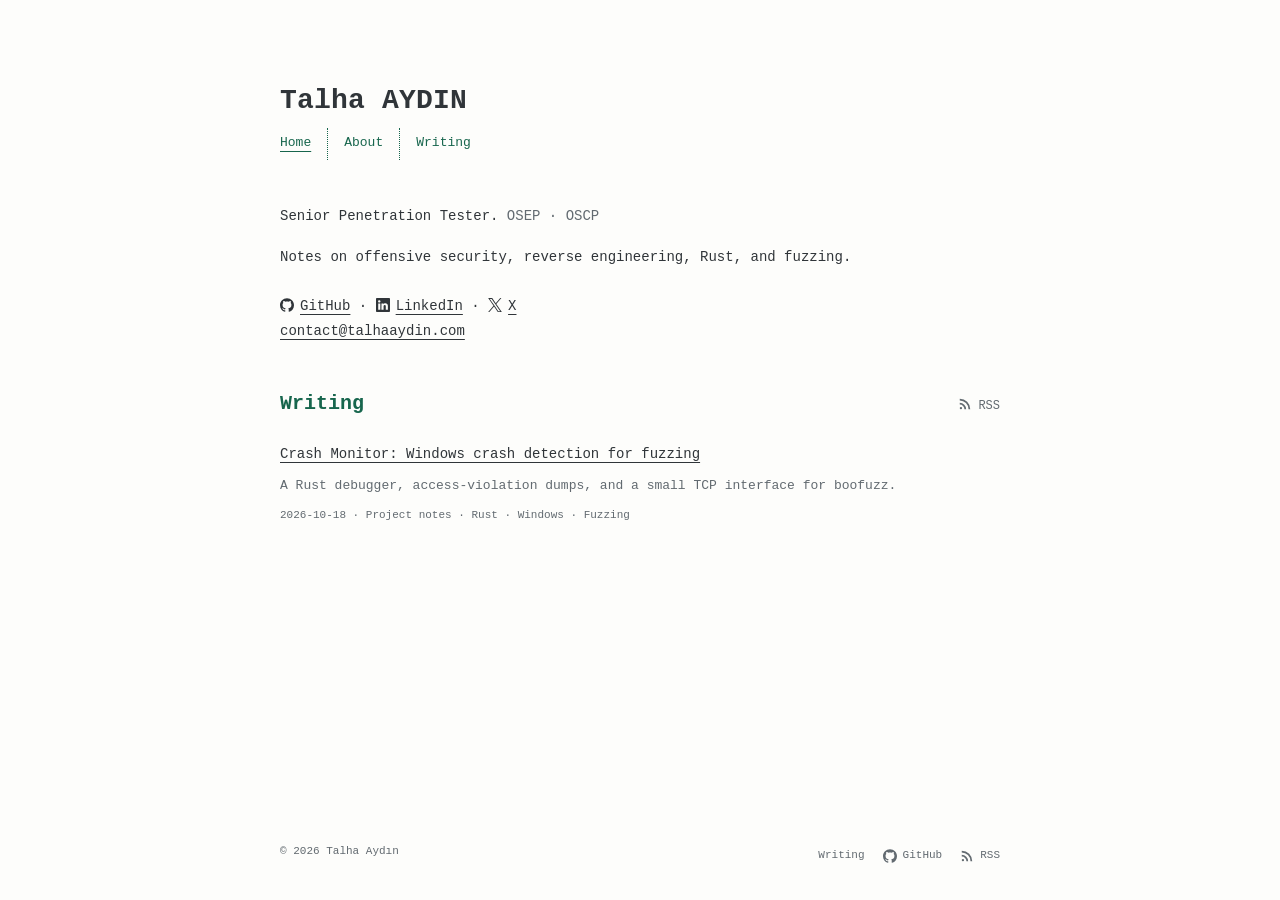
<file: index.html>
<!doctype html>
<!--
  Static personal blog, served directly by GitHub Pages.
  Local preview from the directory containing this file:
    python3 -m http.server 8765 --bind 127.0.0.1
  For another article: add writing/<slug>/index.html and link it from this
  page, archives/index.html, feed.xml, and sitemap.xml. Give it a unique
  title, description, canonical URL, and BlogPosting metadata. Keep
  publication dates consistent across the page, metadata, and RSS.
-->
<html lang="en">
<head>
  <meta charset="utf-8">
  <meta name="viewport" content="width=device-width, initial-scale=1">
  <meta name="color-scheme" content="light">
  <title>Talha Aydın — Offensive Security &amp; Technical Writing</title>
  <meta name="description" content="Talha Aydın, Senior Penetration Tester. Technical writing on offensive security, reverse engineering, Rust, and fuzzing. OSEP and OSCP certified.">
  <link rel="canonical" href="https://talhaaydin.com/">
  <link rel="stylesheet" href="/assets/style.css?v=710e64460fd1">
  <link rel="icon" href="/images/favicon.ico?v=glider">
  <link rel="apple-touch-icon" sizes="180x180" href="/images/apple-touch-icon.png?v=glider">
  <link rel="alternate" type="application/rss+xml" title="Talha Aydın — Writing" href="/feed.xml">
  <meta property="og:type" content="website">
  <meta property="og:title" content="Talha Aydın — Offensive Security &amp; Technical Writing">
  <meta property="og:description" content="Personal notes on offensive security, reverse engineering, Rust, and fuzzing.">
  <meta property="og:url" content="https://talhaaydin.com/">
  <meta property="og:site_name" content="Talha Aydın">
  <meta property="og:locale" content="en_US">
  <meta name="twitter:card" content="summary">
  <meta name="twitter:creator" content="@atalhaaydin">
  <meta name="twitter:title" content="Talha Aydın — Offensive Security &amp; Technical Writing">
  <meta name="twitter:description" content="Personal notes on offensive security, reverse engineering, Rust, and fuzzing.">
  <script type="application/ld+json">
  {"@context":"https://schema.org","@graph":[{"@type":"Person","@id":"https://talhaaydin.com/#person","name":"Talha Aydın","url":"https://talhaaydin.com/","jobTitle":"Senior Penetration Tester","sameAs":["https://github.com/talha","https://www.linkedin.com/in/atalhaaydin/","https://twitter.com/atalhaaydin"]},{"@type":"WebSite","@id":"https://talhaaydin.com/#website","url":"https://talhaaydin.com/","name":"Talha Aydın","inLanguage":"en","author":{"@id":"https://talhaaydin.com/#person"}},{"@type":"Blog","@id":"https://talhaaydin.com/archives/#blog","url":"https://talhaaydin.com/archives/","name":"Talha Aydın — Writing","inLanguage":"en","author":{"@id":"https://talhaaydin.com/#person"},"blogPost":[{"@type":"BlogPosting","@id":"https://talhaaydin.com/writing/crash-monitor/#article","url":"https://talhaaydin.com/writing/crash-monitor/","headline":"Crash Monitor: Windows crash detection for fuzzing","datePublished":"2026-10-18T19:27:40Z"}]}]}
  </script>
</head>
<body>
  <!-- Page and RSS links use target="_blank" with noopener; preserve me/author relations.
       Keep fragment-only and mailto links in place when adding content. -->
  <a class="skip" href="#main">Skip to content</a>
  <div class="site-shell">
    <header class="site-header">
      <h1 class="site-name"><a href="/" target="_blank" rel="noopener">Talha AYDIN</a></h1>
      <nav class="site-nav" aria-label="Main navigation"><a href="/" aria-current="page" target="_blank" rel="noopener">Home</a><a href="/about/" target="_blank" rel="noopener">About</a><a href="/archives/" target="_blank" rel="noopener">Writing</a></nav>
    </header>
    <main id="main">
      <section class="introduction" aria-label="About Talha">
        <p>Senior Penetration Tester. <span class="certificates">OSEP · OSCP</span></p>
        <p>Notes on offensive security, reverse engineering, Rust, and fuzzing.</p>
        <p class="social-links"><a href="https://github.com/talha" rel="me noopener" target="_blank">GitHub</a> · <a href="https://www.linkedin.com/in/atalhaaydin/" rel="me noopener" target="_blank">LinkedIn</a> · <a href="https://twitter.com/atalhaaydin" rel="me noopener" target="_blank">X</a><br><!--email_off--><a href="mailto:contact@talhaaydin.com">contact@talhaaydin.com</a><!--/email_off--></p>
      </section>
      <section class="writing-section" aria-labelledby="writing-title">
        <div class="section-heading"><h2 id="writing-title"><a href="/archives/" target="_blank" rel="noopener">Writing</a></h2><a class="quiet-link" href="/feed.xml" target="_blank" rel="noopener">RSS</a></div>
        <ul class="post-list">
          <li><article><h3><a href="/writing/crash-monitor/" target="_blank" rel="noopener">Crash Monitor: Windows crash detection for fuzzing</a></h3><p class="post-summary">A Rust debugger, access-violation dumps, and a small TCP interface for boofuzz.</p><p class="post-meta"><time datetime="2026-10-18T19:27:40Z">2026-10-18</time> · Project notes · Rust · Windows · Fuzzing</p></article></li>
        </ul>
      </section>
    </main>
    <footer class="site-footer"><span>© 2026 Talha Aydın</span><nav aria-label="Footer navigation"><a href="/archives/" target="_blank" rel="noopener">Writing</a><a href="https://github.com/talha" target="_blank" rel="noopener">GitHub</a><a href="/feed.xml" target="_blank" rel="noopener">RSS</a></nav></footer>
  </div>
</body>
</html>
</file>
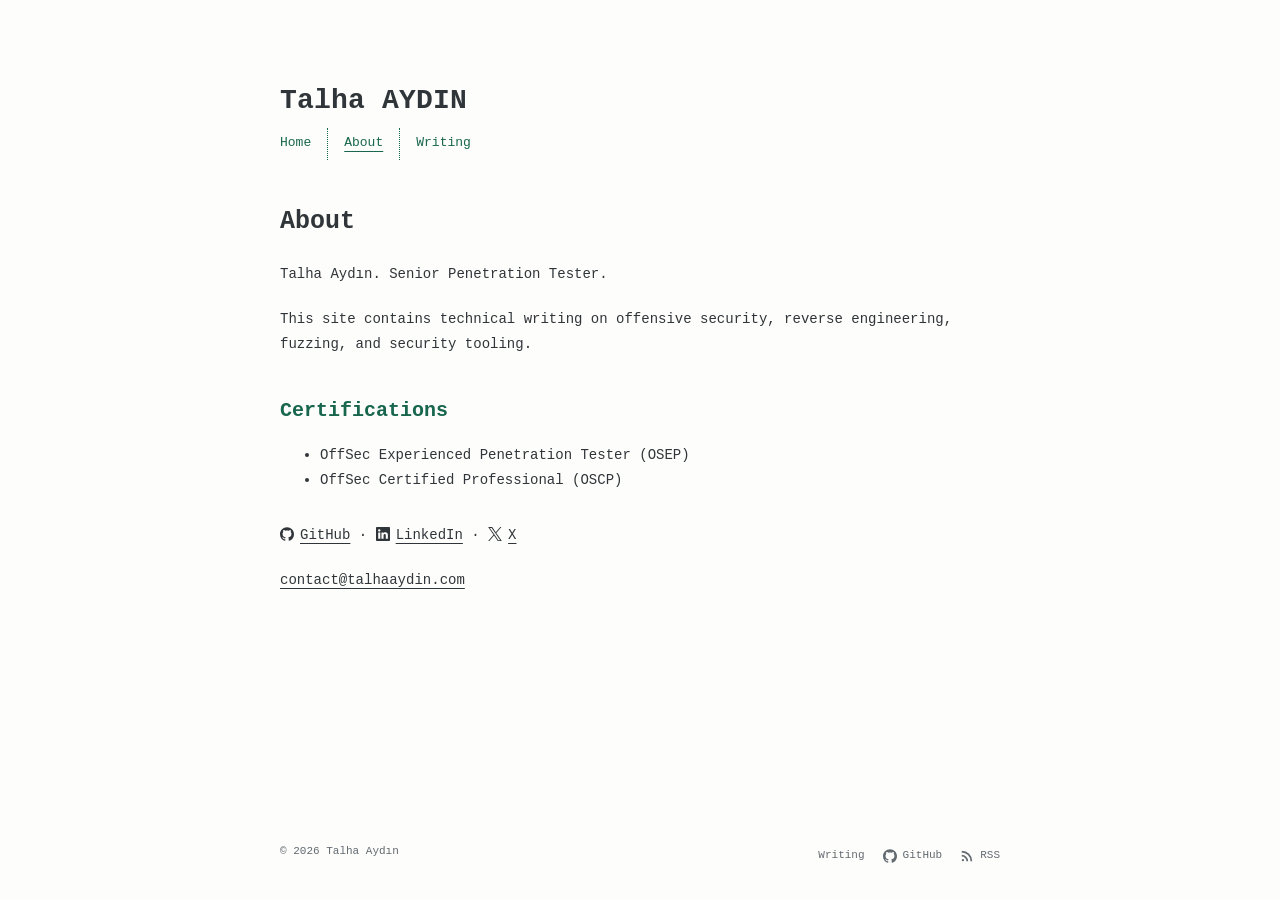
<file: about/index.html>
<!doctype html>
<html lang="en">
<head>
  <meta charset="utf-8">
  <meta name="viewport" content="width=device-width, initial-scale=1">
  <meta name="color-scheme" content="light">
  <title>About — Talha Aydın</title>
  <meta name="description" content="Talha Aydın, Senior Penetration Tester. OSEP and OSCP certified. Links to GitHub, LinkedIn, and email.">
  <link rel="canonical" href="https://talhaaydin.com/about/">
  <link rel="stylesheet" href="/assets/style.css?v=710e64460fd1">
  <link rel="icon" href="/images/favicon.ico?v=glider">
  <link rel="apple-touch-icon" sizes="180x180" href="/images/apple-touch-icon.png?v=glider">
  <link rel="alternate" type="application/rss+xml" title="Talha Aydın — Writing" href="/feed.xml">
  <meta property="og:type" content="profile">
  <meta property="og:title" content="About — Talha Aydın">
  <meta property="og:description" content="Senior Penetration Tester. OSEP and OSCP certified. GitHub, LinkedIn, and contact links.">
  <meta property="og:url" content="https://talhaaydin.com/about/">
  <meta property="og:site_name" content="Talha Aydın">
  <meta property="og:locale" content="en_US">
  <meta name="twitter:card" content="summary">
  <meta name="twitter:creator" content="@atalhaaydin">
  <meta name="twitter:title" content="About — Talha Aydın">
  <meta name="twitter:description" content="Senior Penetration Tester. OSEP and OSCP certified. GitHub, LinkedIn, and contact links.">
  <script type="application/ld+json">
  {"@context":"https://schema.org","@type":"ProfilePage","url":"https://talhaaydin.com/about/","name":"About Talha Aydın","mainEntity":{"@type":"Person","@id":"https://talhaaydin.com/#person","name":"Talha Aydın","url":"https://talhaaydin.com/","jobTitle":"Senior Penetration Tester","sameAs":["https://github.com/talha","https://www.linkedin.com/in/atalhaaydin/","https://twitter.com/atalhaaydin"]}}
  </script>
</head>
<body>
  <a class="skip" href="#main">Skip to content</a>
  <div class="site-shell">
    <header class="site-header"><div class="site-name"><a href="/" target="_blank" rel="noopener">Talha AYDIN</a></div><nav class="site-nav" aria-label="Main navigation"><a href="/" target="_blank" rel="noopener">Home</a><a href="/about/" aria-current="page" target="_blank" rel="noopener">About</a><a href="/archives/" target="_blank" rel="noopener">Writing</a></nav></header>
    <main id="main">
      <h1 class="page-title">About</h1>
      <p>Talha Aydın. Senior Penetration Tester.</p>
      <p>This site contains technical writing on offensive security, reverse engineering, fuzzing, and security tooling.</p>
      <h2>Certifications</h2>
      <ul><li>OffSec Experienced Penetration Tester (OSEP)</li><li>OffSec Certified Professional (OSCP)</li></ul>
      <div class="about-contact"><p><a href="https://github.com/talha" rel="me noopener" target="_blank">GitHub</a> · <a href="https://www.linkedin.com/in/atalhaaydin/" rel="me noopener" target="_blank">LinkedIn</a> · <a href="https://twitter.com/atalhaaydin" rel="me noopener" target="_blank">X</a></p><p><!--email_off--><a href="mailto:contact@talhaaydin.com">contact@talhaaydin.com</a><!--/email_off--></p></div>
    </main>
    <footer class="site-footer"><span>© 2026 Talha Aydın</span><nav aria-label="Footer navigation"><a href="/archives/" target="_blank" rel="noopener">Writing</a><a href="https://github.com/talha" target="_blank" rel="noopener">GitHub</a><a href="/feed.xml" target="_blank" rel="noopener">RSS</a></nav></footer>
  </div>
</body>
</html>
</file>
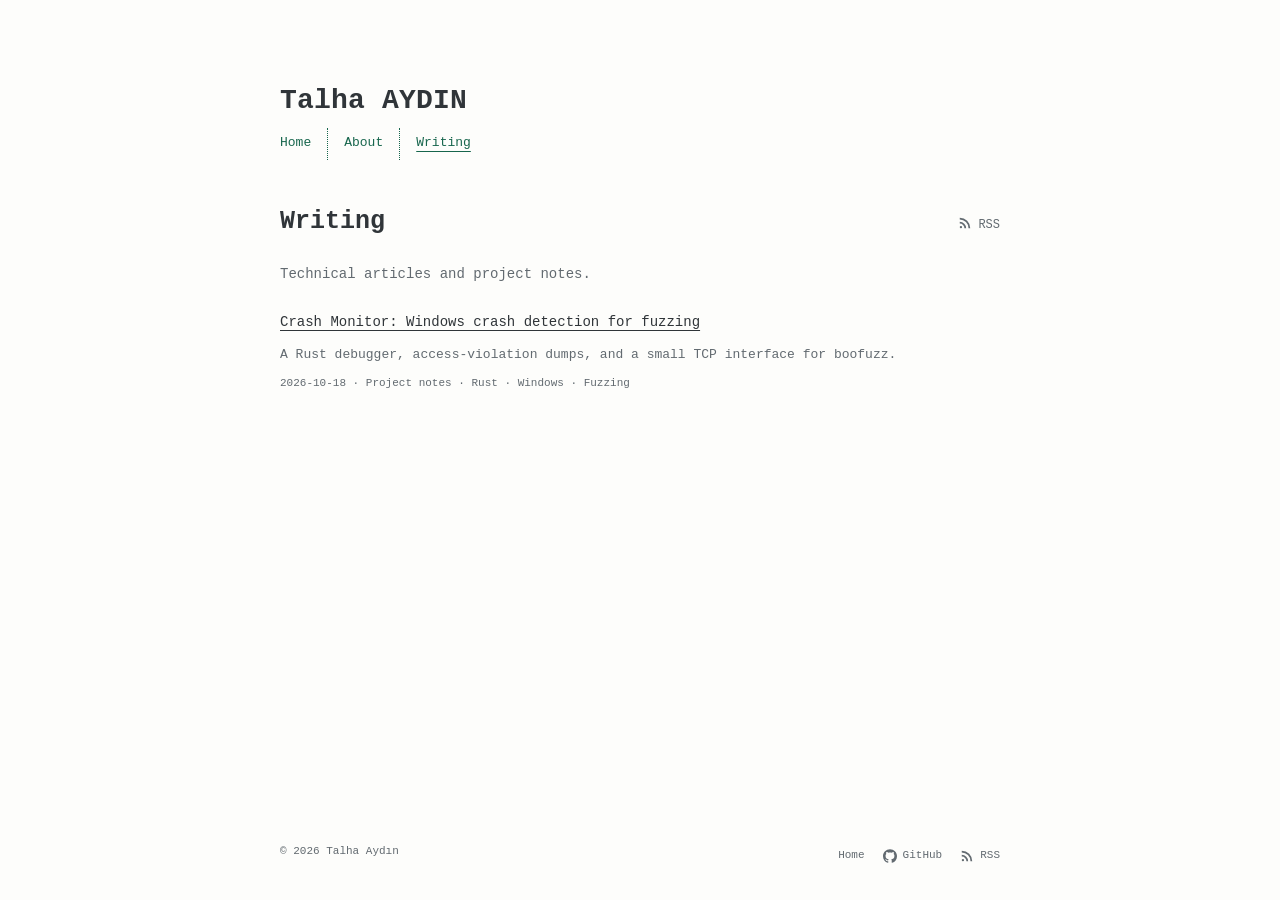
<file: archives/index.html>
<!doctype html>
<html lang="en">
<head>
  <meta charset="utf-8">
  <meta name="viewport" content="width=device-width, initial-scale=1">
  <meta name="color-scheme" content="light">
  <title>Writing — Talha Aydın</title>
  <meta name="description" content="Technical articles and project notes by Talha Aydın on offensive security, reverse engineering, Rust, Windows debugging, and fuzzing.">
  <link rel="canonical" href="https://talhaaydin.com/archives/">
  <link rel="stylesheet" href="/assets/style.css?v=710e64460fd1">
  <link rel="icon" href="/images/favicon.ico?v=glider">
  <link rel="apple-touch-icon" sizes="180x180" href="/images/apple-touch-icon.png?v=glider">
  <link rel="alternate" type="application/rss+xml" title="Talha Aydın — Writing" href="/feed.xml">
  <meta property="og:type" content="website">
  <meta property="og:title" content="Writing — Talha Aydın">
  <meta property="og:description" content="Technical articles and project notes on offensive security, reverse engineering, Rust, and fuzzing.">
  <meta property="og:url" content="https://talhaaydin.com/archives/">
  <meta property="og:site_name" content="Talha Aydın">
  <meta property="og:locale" content="en_US">
  <meta name="twitter:card" content="summary">
  <meta name="twitter:creator" content="@atalhaaydin">
  <meta name="twitter:title" content="Writing — Talha Aydın">
  <meta name="twitter:description" content="Technical articles and project notes on offensive security, reverse engineering, Rust, and fuzzing.">
  <script type="application/ld+json">
  {"@context":"https://schema.org","@type":"Blog","@id":"https://talhaaydin.com/archives/#blog","url":"https://talhaaydin.com/archives/","name":"Talha Aydın — Writing","inLanguage":"en","author":{"@type":"Person","@id":"https://talhaaydin.com/#person","name":"Talha Aydın","url":"https://talhaaydin.com/"},"blogPost":[{"@type":"BlogPosting","@id":"https://talhaaydin.com/writing/crash-monitor/#article","url":"https://talhaaydin.com/writing/crash-monitor/","headline":"Crash Monitor: Windows crash detection for fuzzing","datePublished":"2026-10-18T19:27:40Z"}]}
  </script>
</head>
<body>
  <a class="skip" href="#main">Skip to content</a>
  <div class="site-shell">
    <header class="site-header"><div class="site-name"><a href="/" target="_blank" rel="noopener">Talha AYDIN</a></div><nav class="site-nav" aria-label="Main navigation"><a href="/" target="_blank" rel="noopener">Home</a><a href="/about/" target="_blank" rel="noopener">About</a><a href="/archives/" aria-current="page" target="_blank" rel="noopener">Writing</a></nav></header>
    <main id="main">
      <div class="section-heading"><h1 class="page-title">Writing</h1><a class="quiet-link" href="/feed.xml" target="_blank" rel="noopener">RSS</a></div>
      <p class="page-intro">Technical articles and project notes.</p>
      <ul class="post-list"><li><article><h2><a href="/writing/crash-monitor/" target="_blank" rel="noopener">Crash Monitor: Windows crash detection for fuzzing</a></h2><p class="post-summary">A Rust debugger, access-violation dumps, and a small TCP interface for boofuzz.</p><p class="post-meta"><time datetime="2026-10-18T19:27:40Z">2026-10-18</time> · Project notes · Rust · Windows · Fuzzing</p></article></li></ul>
    </main>
    <footer class="site-footer"><span>© 2026 Talha Aydın</span><nav aria-label="Footer navigation"><a href="/" target="_blank" rel="noopener">Home</a><a href="https://github.com/talha" target="_blank" rel="noopener">GitHub</a><a href="/feed.xml" target="_blank" rel="noopener">RSS</a></nav></footer>
  </div>
</body>
</html>
</file>
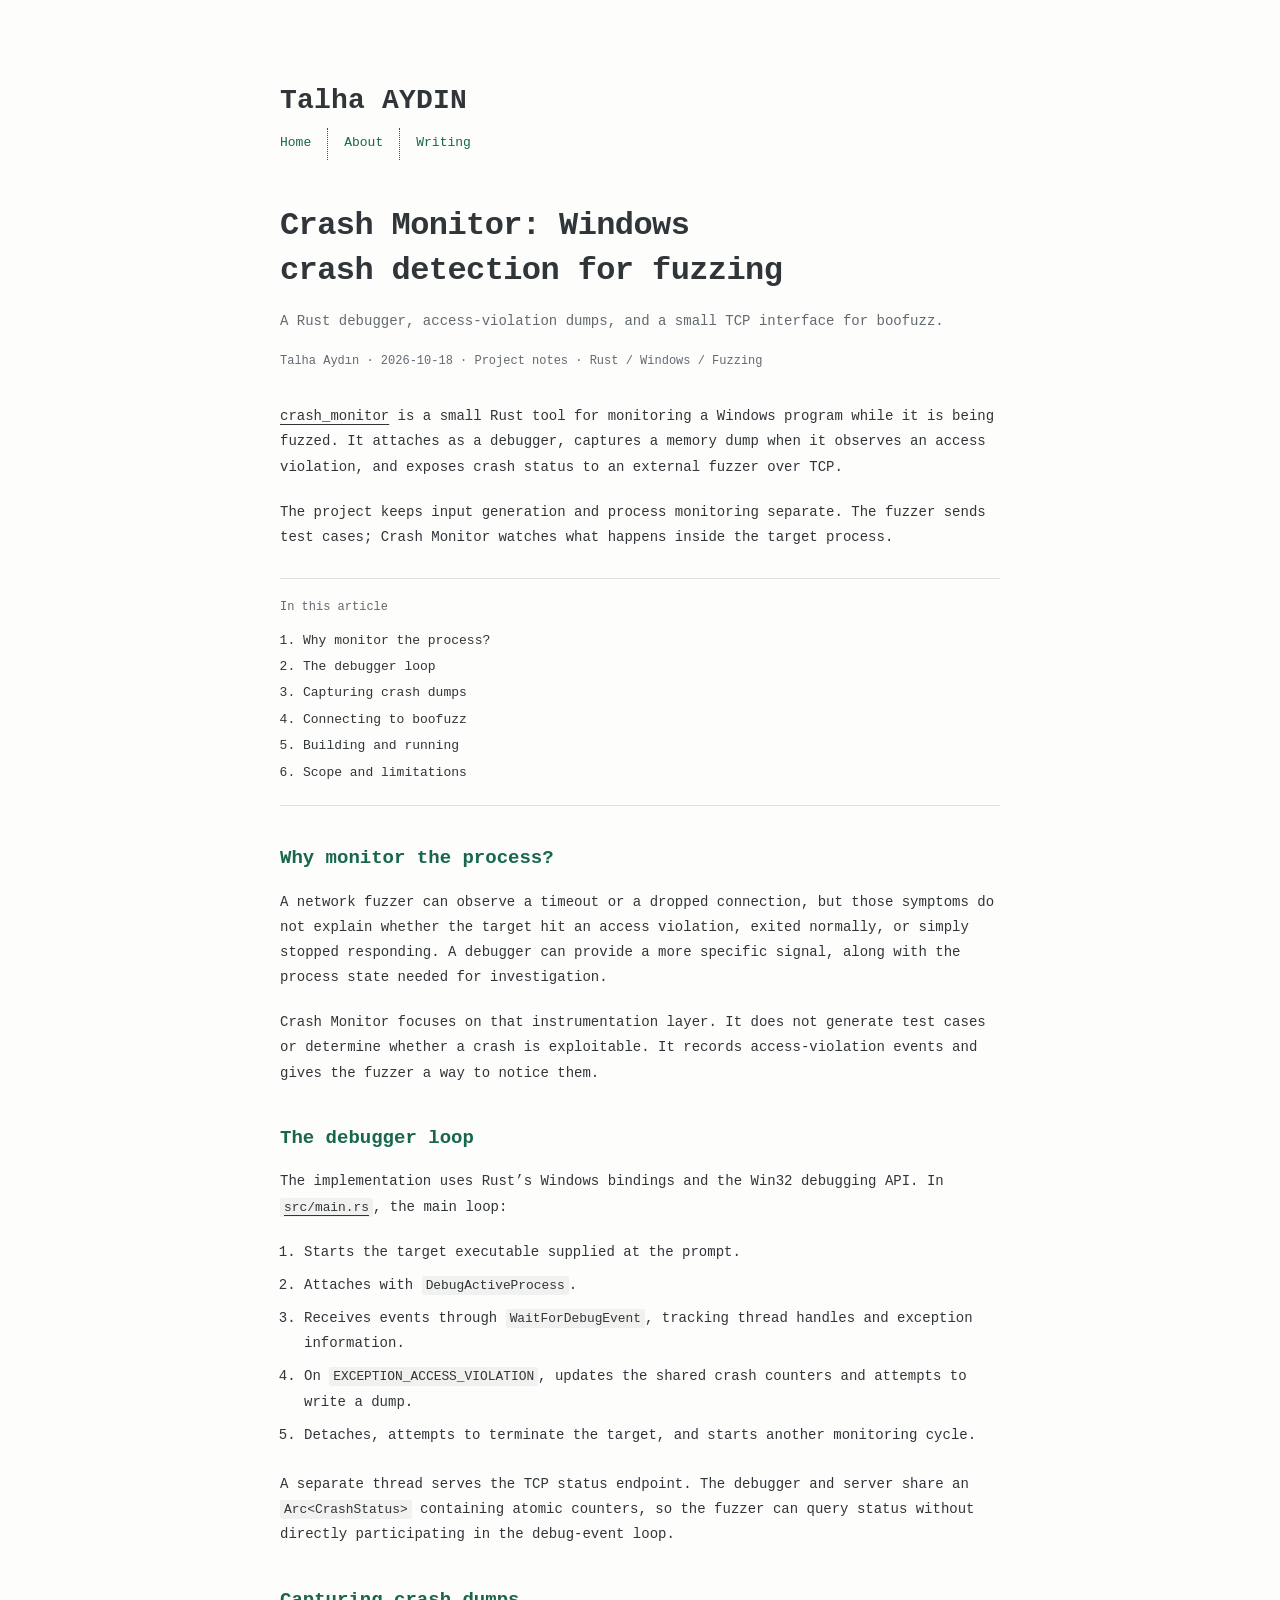
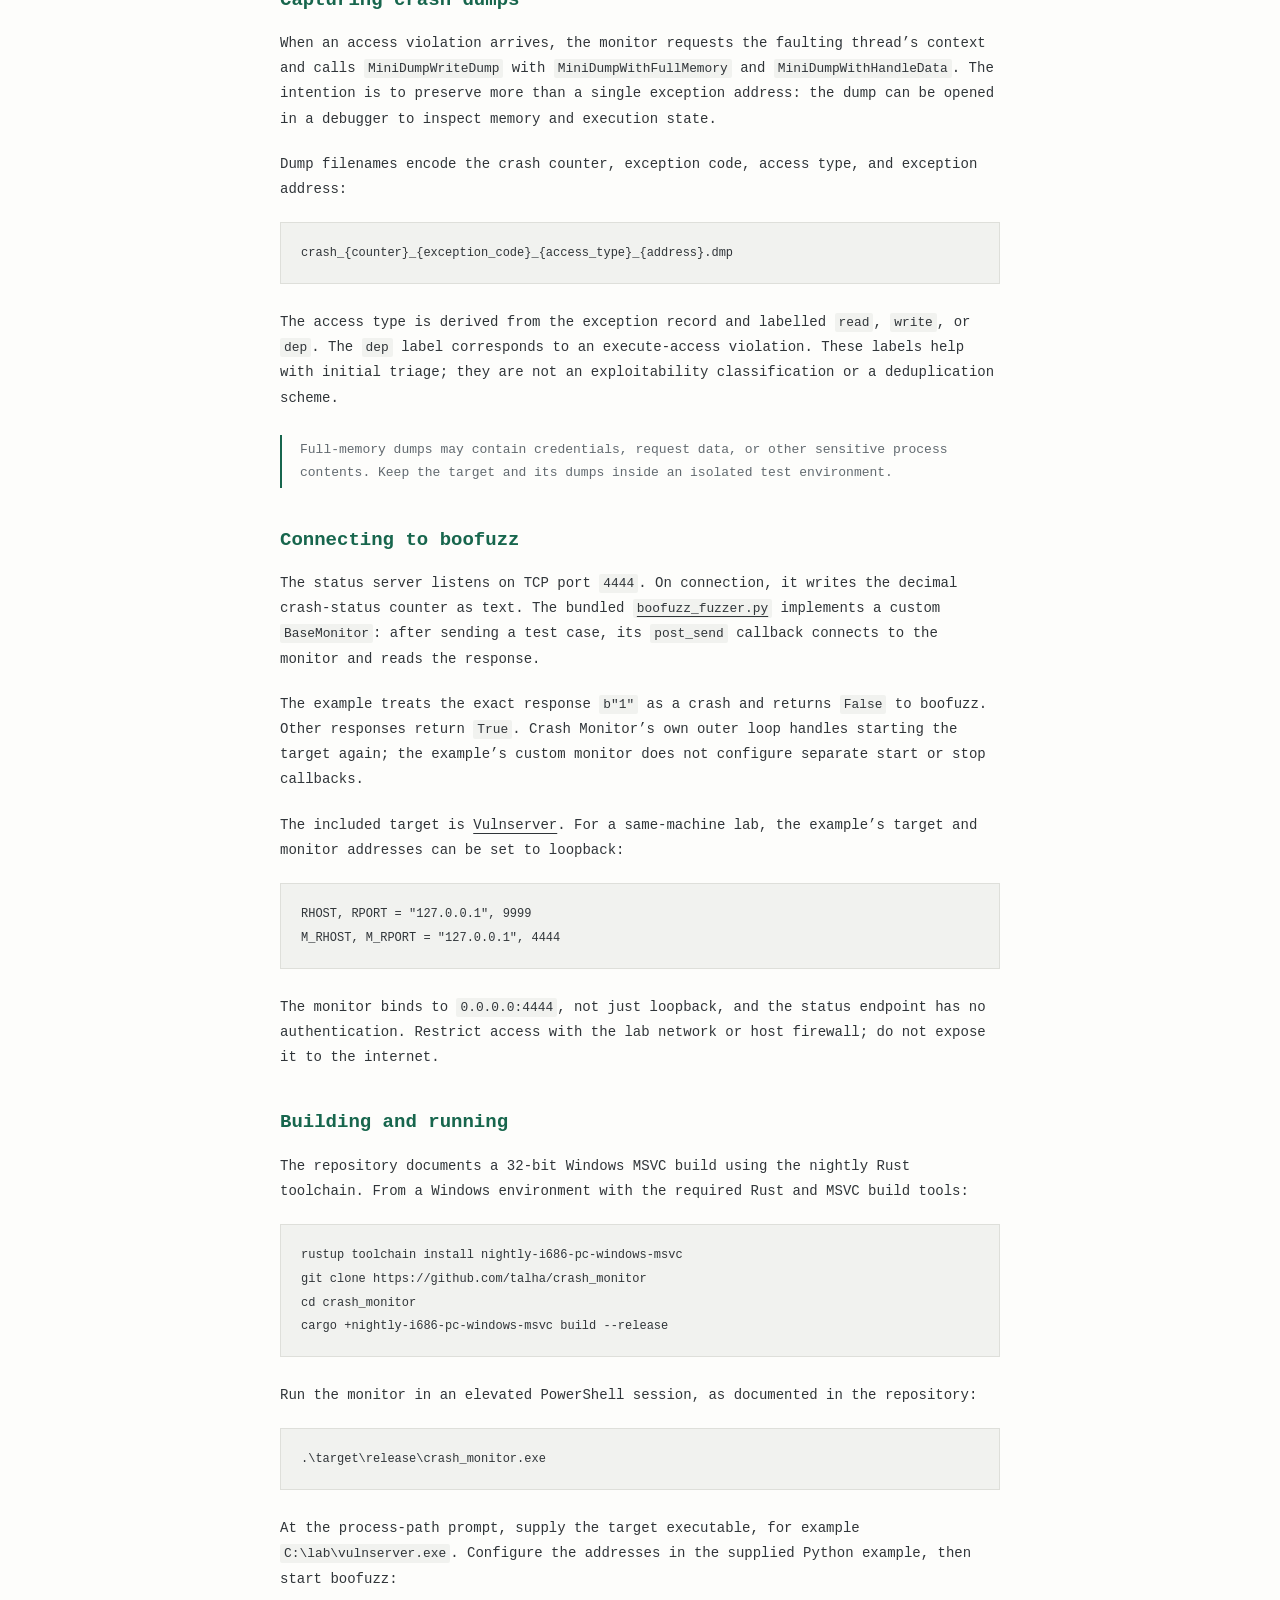
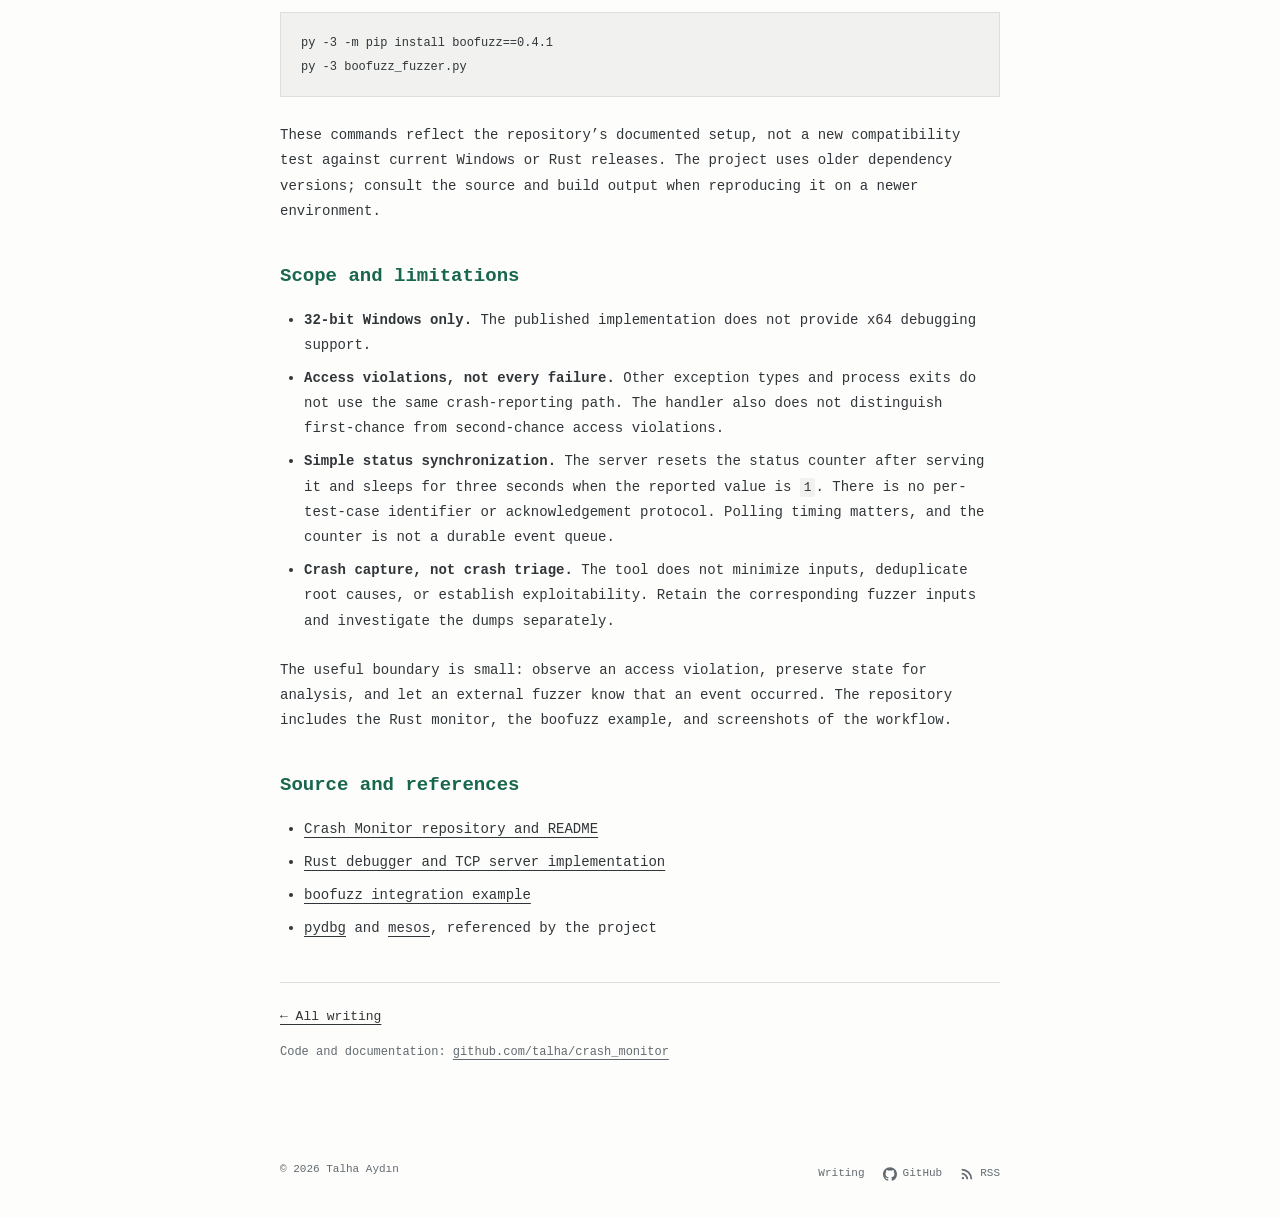
<file: writing/crash-monitor/index.html>
<!doctype html>
<html lang="en">
<head>
  <meta charset="utf-8">
  <meta name="viewport" content="width=device-width, initial-scale=1">
  <meta name="color-scheme" content="light">
  <title>Crash Monitor: Windows Crash Detection for Fuzzing — Talha Aydın</title>
  <meta name="description" content="How crash_monitor uses Rust and the Windows debugging API to capture access-violation dumps, restart 32-bit targets, and report crashes to boofuzz over TCP.">
  <meta name="author" content="Talha Aydın">
  <link rel="canonical" href="https://talhaaydin.com/writing/crash-monitor/">
  <link rel="stylesheet" href="/assets/style.css?v=710e64460fd1">
  <link rel="icon" href="/images/favicon.ico?v=glider">
  <link rel="apple-touch-icon" sizes="180x180" href="/images/apple-touch-icon.png?v=glider">
  <link rel="alternate" type="application/rss+xml" title="Talha Aydın — Writing" href="/feed.xml">
  <meta property="og:type" content="article">
  <meta property="og:title" content="Crash Monitor: Windows crash detection for fuzzing">
  <meta property="og:description" content="A Rust debugger, access-violation dumps, target restarts, and a small TCP interface for boofuzz.">
  <meta property="og:url" content="https://talhaaydin.com/writing/crash-monitor/">
  <meta property="og:site_name" content="Talha Aydın">
  <meta property="og:locale" content="en_US">
  <meta property="article:author" content="https://talhaaydin.com/about/">
  <meta property="article:section" content="Project notes">
  <meta property="article:published_time" content="2026-10-18T19:27:40Z">
  <meta property="article:modified_time" content="2026-10-18T19:27:40Z">
  <meta property="article:tag" content="Rust">
  <meta property="article:tag" content="Windows">
  <meta property="article:tag" content="Fuzzing">
  <meta name="twitter:card" content="summary">
  <meta name="twitter:creator" content="@atalhaaydin">
  <meta name="twitter:title" content="Crash Monitor: Windows crash detection for fuzzing">
  <meta name="twitter:description" content="A Rust debugger, access-violation dumps, target restarts, and a small TCP interface for boofuzz.">
  <script type="application/ld+json">
  {"@context":"https://schema.org","@graph":[{"@type":"Person","@id":"https://talhaaydin.com/#person","name":"Talha Aydın","url":"https://talhaaydin.com/","sameAs":["https://github.com/talha","https://www.linkedin.com/in/atalhaaydin/"]},{"@type":"BlogPosting","@id":"https://talhaaydin.com/writing/crash-monitor/#article","mainEntityOfPage":{"@type":"WebPage","@id":"https://talhaaydin.com/writing/crash-monitor/"},"url":"https://talhaaydin.com/writing/crash-monitor/","headline":"Crash Monitor: Windows crash detection for fuzzing","description":"How crash_monitor uses Rust and the Windows debugging API to capture access-violation dumps, restart 32-bit targets, and report crashes to boofuzz over TCP.","datePublished":"2026-10-18T19:27:40Z","dateModified":"2026-10-18T19:27:40Z","author":{"@id":"https://talhaaydin.com/#person"},"inLanguage":"en","articleSection":"Project notes","keywords":["Rust","Windows debugging","fuzzing","boofuzz","crash dumps"],"isPartOf":{"@id":"https://talhaaydin.com/archives/#blog"},"about":{"@type":"SoftwareSourceCode","name":"crash_monitor","codeRepository":"https://github.com/talha/crash_monitor","programmingLanguage":"Rust","runtimePlatform":"32-bit Windows","license":"https://opensource.org/license/mit"}},{"@type":"BreadcrumbList","itemListElement":[{"@type":"ListItem","position":1,"name":"Home","item":"https://talhaaydin.com/"},{"@type":"ListItem","position":2,"name":"Writing","item":"https://talhaaydin.com/archives/"},{"@type":"ListItem","position":3,"name":"Crash Monitor","item":"https://talhaaydin.com/writing/crash-monitor/"}]}]}
  </script>
</head>
<body>
  <a class="skip" href="#main">Skip to content</a>
  <div class="site-shell">
    <header class="site-header">
      <div class="site-name"><a href="/" target="_blank" rel="noopener">Talha AYDIN</a></div>
      <nav class="site-nav" aria-label="Main navigation"><a href="/" target="_blank" rel="noopener">Home</a><a href="/about/" target="_blank" rel="noopener">About</a><a href="/archives/" target="_blank" rel="noopener">Writing</a></nav>
    </header>
    <main id="main">
      <article aria-labelledby="article-title">
        <header class="article-header">
          <h1 class="article-title" id="article-title">Crash Monitor: Windows crash detection for fuzzing</h1>
          <p class="article-subtitle">A Rust debugger, access-violation dumps, and a small TCP interface for boofuzz.</p>
          <p class="byline"><a href="/about/" rel="author noopener" target="_blank">Talha Aydın</a> · <time datetime="2026-10-18T19:27:40Z">2026-10-18</time> · Project notes · Rust / Windows / Fuzzing</p>
        </header>
        <div class="article-body">
          <p><a href="https://github.com/talha/crash_monitor" target="_blank" rel="noopener">crash_monitor</a> is a small Rust tool for monitoring a Windows program while it is being fuzzed. It attaches as a debugger, captures a memory dump when it observes an access violation, and exposes crash status to an external fuzzer over TCP.</p>
          <p>The project keeps input generation and process monitoring separate. The fuzzer sends test cases; Crash Monitor watches what happens inside the target process.</p>
          <nav class="toc" aria-label="Article contents"><p>In this article</p><ol><li><a href="#why-monitor">Why monitor the process?</a></li><li><a href="#debugger-loop">The debugger loop</a></li><li><a href="#crash-dumps">Capturing crash dumps</a></li><li><a href="#boofuzz">Connecting to boofuzz</a></li><li><a href="#running">Building and running</a></li><li><a href="#limitations">Scope and limitations</a></li></ol></nav>
          <h2 id="why-monitor">Why monitor the process?</h2>
          <p>A network fuzzer can observe a timeout or a dropped connection, but those symptoms do not explain whether the target hit an access violation, exited normally, or simply stopped responding. A debugger can provide a more specific signal, along with the process state needed for investigation.</p>
          <p>Crash Monitor focuses on that instrumentation layer. It does not generate test cases or determine whether a crash is exploitable. It records access-violation events and gives the fuzzer a way to notice them.</p>
          <h2 id="debugger-loop">The debugger loop</h2>
          <p>The implementation uses Rust’s Windows bindings and the Win32 debugging API. In <a href="https://github.com/talha/crash_monitor/blob/master/src/main.rs" target="_blank" rel="noopener"><code>src/main.rs</code></a>, the main loop:</p>
          <ol><li>Starts the target executable supplied at the prompt.</li><li>Attaches with <code>DebugActiveProcess</code>.</li><li>Receives events through <code>WaitForDebugEvent</code>, tracking thread handles and exception information.</li><li>On <code>EXCEPTION_ACCESS_VIOLATION</code>, updates the shared crash counters and attempts to write a dump.</li><li>Detaches, attempts to terminate the target, and starts another monitoring cycle.</li></ol>
          <p>A separate thread serves the TCP status endpoint. The debugger and server share an <code>Arc&lt;CrashStatus&gt;</code> containing atomic counters, so the fuzzer can query status without directly participating in the debug-event loop.</p>
          <h2 id="crash-dumps">Capturing crash dumps</h2>
          <p>When an access violation arrives, the monitor requests the faulting thread’s context and calls <code>MiniDumpWriteDump</code> with <code>MiniDumpWithFullMemory</code> and <code>MiniDumpWithHandleData</code>. The intention is to preserve more than a single exception address: the dump can be opened in a debugger to inspect memory and execution state.</p>
          <p>Dump filenames encode the crash counter, exception code, access type, and exception address:</p>
          <pre tabindex="0" aria-label="Crash dump filename format"><code>crash_{counter}_{exception_code}_{access_type}_{address}.dmp</code></pre>
          <p>The access type is derived from the exception record and labelled <code>read</code>, <code>write</code>, or <code>dep</code>. The <code>dep</code> label corresponds to an execute-access violation. These labels help with initial triage; they are not an exploitability classification or a deduplication scheme.</p>
          <aside class="note"><p>Full-memory dumps may contain credentials, request data, or other sensitive process contents. Keep the target and its dumps inside an isolated test environment.</p></aside>
          <h2 id="boofuzz">Connecting to boofuzz</h2>
          <p>The status server listens on TCP port <code>4444</code>. On connection, it writes the decimal crash-status counter as text. The bundled <a href="https://github.com/talha/crash_monitor/blob/master/boofuzz_fuzzer.py" target="_blank" rel="noopener"><code>boofuzz_fuzzer.py</code></a> implements a custom <code>BaseMonitor</code>: after sending a test case, its <code>post_send</code> callback connects to the monitor and reads the response.</p>
          <p>The example treats the exact response <code>b"1"</code> as a crash and returns <code>False</code> to boofuzz. Other responses return <code>True</code>. Crash Monitor’s own outer loop handles starting the target again; the example’s custom monitor does not configure separate start or stop callbacks.</p>
          <p>The included target is <a href="https://github.com/stephenbradshaw/vulnserver" target="_blank" rel="noopener">Vulnserver</a>. For a same-machine lab, the example’s target and monitor addresses can be set to loopback:</p>
          <pre tabindex="0" aria-label="Local boofuzz configuration"><code>RHOST, RPORT = "127.0.0.1", 9999
M_RHOST, M_RPORT = "127.0.0.1", 4444</code></pre>
          <p>The monitor binds to <code>0.0.0.0:4444</code>, not just loopback, and the status endpoint has no authentication. Restrict access with the lab network or host firewall; do not expose it to the internet.</p>
          <h2 id="running">Building and running</h2>
          <p>The repository documents a 32-bit Windows MSVC build using the nightly Rust toolchain. From a Windows environment with the required Rust and MSVC build tools:</p>
          <pre tabindex="0" aria-label="Documented Windows build commands"><code>rustup toolchain install nightly-i686-pc-windows-msvc
git clone https://github.com/talha/crash_monitor
cd crash_monitor
cargo +nightly-i686-pc-windows-msvc build --release</code></pre>
          <p>Run the monitor in an elevated PowerShell session, as documented in the repository:</p>
          <pre tabindex="0" aria-label="Starting Crash Monitor"><code>.\target\release\crash_monitor.exe</code></pre>
          <p>At the process-path prompt, supply the target executable, for example <code>C:\lab\vulnserver.exe</code>. Configure the addresses in the supplied Python example, then start boofuzz:</p>
          <pre tabindex="0" aria-label="Starting the documented boofuzz example"><code>py -3 -m pip install boofuzz==0.4.1
py -3 boofuzz_fuzzer.py</code></pre>
          <p>These commands reflect the repository’s documented setup, not a new compatibility test against current Windows or Rust releases. The project uses older dependency versions; consult the source and build output when reproducing it on a newer environment.</p>
          <h2 id="limitations">Scope and limitations</h2>
          <ul><li><strong>32-bit Windows only.</strong> The published implementation does not provide x64 debugging support.</li><li><strong>Access violations, not every failure.</strong> Other exception types and process exits do not use the same crash-reporting path. The handler also does not distinguish first-chance from second-chance access violations.</li><li><strong>Simple status synchronization.</strong> The server resets the status counter after serving it and sleeps for three seconds when the reported value is <code>1</code>. There is no per-test-case identifier or acknowledgement protocol. Polling timing matters, and the counter is not a durable event queue.</li><li><strong>Crash capture, not crash triage.</strong> The tool does not minimize inputs, deduplicate root causes, or establish exploitability. Retain the corresponding fuzzer inputs and investigate the dumps separately.</li></ul>
          <p>The useful boundary is small: observe an access violation, preserve state for analysis, and let an external fuzzer know that an event occurred. The repository includes the Rust monitor, the boofuzz example, and screenshots of the workflow.</p>
          <h2 id="references">Source and references</h2>
          <ul><li><a href="https://github.com/talha/crash_monitor" target="_blank" rel="noopener">Crash Monitor repository and README</a></li><li><a href="https://github.com/talha/crash_monitor/blob/master/src/main.rs" target="_blank" rel="noopener">Rust debugger and TCP server implementation</a></li><li><a href="https://github.com/talha/crash_monitor/blob/master/boofuzz_fuzzer.py" target="_blank" rel="noopener">boofuzz integration example</a></li><li><a href="https://github.com/OpenRCE/pydbg" target="_blank" rel="noopener">pydbg</a> and <a href="https://github.com/gamozolabs/mesos" target="_blank" rel="noopener">mesos</a>, referenced by the project</li></ul>
        </div>
        <footer class="article-end"><a href="/archives/" target="_blank" rel="noopener">← All writing</a><p>Code and documentation: <a href="https://github.com/talha/crash_monitor" target="_blank" rel="noopener">github.com/talha/crash_monitor</a></p></footer>
      </article>
    </main>
    <footer class="site-footer"><span>© 2026 Talha Aydın</span><nav aria-label="Footer navigation"><a href="/archives/" target="_blank" rel="noopener">Writing</a><a href="https://github.com/talha" target="_blank" rel="noopener">GitHub</a><a href="/feed.xml" target="_blank" rel="noopener">RSS</a></nav></footer>
  </div>
</body>
</html>
</file>
<file: assets/style.css>
/* Minimal, light-only personal blog. Serve the site directory as the web root.
   No framework, remote fonts, tracking, or client-side runtime.
   HTML stylesheet links use the first 12 hex digits of this file's SHA-256
   to invalidate CDN caches after CSS changes. */
:root {
  color-scheme: light;
  --bg: #fdfdfb;
  --fg: #303539;
  --muted: #626a70;
  --accent: #17664d;
  --line: #dedfda;
  --surface: #f1f2ef;
}
*, *::before, *::after { box-sizing: border-box; }
html { scroll-padding-top: 24px; }
body { margin: 0; background: var(--bg); color: var(--fg); font: 14px/1.8 Menlo, Monaco, Consolas, "Liberation Mono", monospace; -webkit-font-smoothing: antialiased; }
::selection { background: var(--accent); color: var(--bg); }
a { color: inherit; text-decoration-thickness: 1px; text-underline-offset: 4px; }
a:hover { color: var(--accent); }
a:focus-visible, summary:focus-visible, pre:focus-visible { outline: 2px solid var(--accent); outline-offset: 5px; }
.site-shell { width: min(720px, calc(100% - 48px)); min-height: 100svh; margin-inline: auto; display: flex; flex-direction: column; }
.site-header { padding-top: 82px; margin-bottom: 44px; }
.site-name { margin: 0 0 8px; font-size: 28px; font-weight: 700; line-height: 1.35; letter-spacing: .2px; }
.site-name a { text-decoration: none; }
.site-nav { display: flex; flex-wrap: wrap; gap: 0; font-size: 13px; }
.site-nav a { display: inline-flex; align-items: center; min-height: 32px; color: var(--accent); text-decoration: none; line-height: 1.3; }
.site-nav a + a { border-left: 1px dotted var(--accent); margin-left: 16px; padding-left: 16px; }
.site-nav a:hover, .site-nav a[aria-current="page"] { text-decoration: underline; text-underline-offset: 5px; }
main { min-width: 0; }
p { margin: 0 0 20px; }
.introduction { max-width: 680px; }
.certificates { color: var(--muted); white-space: nowrap; }
.introduction > p:first-child { margin-bottom: 16px; }
.social-links { margin-top: 24px; }
/* Decorative link icons keep the visible link text as the accessible name. */
a[href="https://github.com/talha"]::before,
a[href="https://www.linkedin.com/in/atalhaaydin/"]::before,
a[href="https://twitter.com/atalhaaydin"]::before,
a[href="/feed.xml"]::before {
  content: "";
  display: inline-block;
  flex-shrink: 0;
  width: 14px;
  height: 14px;
  margin-inline-end: 6px;
  vertical-align: -2px;
  background: currentColor;
}
a[href="https://github.com/talha"]::before { mask: url("/assets/icons/github.svg") center / contain no-repeat; }
a[href="https://www.linkedin.com/in/atalhaaydin/"]::before { mask: url("/assets/icons/linkedin.svg") center / contain no-repeat; }
a[href="https://twitter.com/atalhaaydin"]::before { mask: url("/assets/icons/x.svg") center / contain no-repeat; }
a[href="/feed.xml"]::before { mask: url("/assets/icons/rss.svg") center / contain no-repeat; }
.writing-section { margin-top: 44px; }
h2 { margin: 38px 0 17px; color: var(--accent); font-size: 20px; line-height: 1.5; font-weight: 700; }
h2 a { text-decoration: none; }
.section-heading { display: flex; justify-content: space-between; align-items: baseline; gap: 20px; }
.section-heading h2 { margin: 0; }
.quiet-link { color: var(--muted); font-size: 12px; text-decoration: none; }
.post-list { list-style: none; padding: 0; margin: 24px 0 0; }
.post-list > li + li { margin-top: 28px; }
.post-list h2, .post-list h3 { color: inherit; font-size: 14px; line-height: 1.7; font-weight: 400; margin: 0 0 8px; }
.post-list h2 a { text-decoration: underline; }
.post-summary { color: var(--muted); font-size: 13px; line-height: 1.8; margin: 0 0 8px; max-width: 650px; }
.post-meta { font-size: 11px; color: var(--muted); margin: 0; }
.site-footer { display: flex; justify-content: space-between; flex-wrap: wrap; gap: 16px; margin-top: auto; padding: 76px 0 30px; color: var(--muted); font-size: 11px; }
.site-footer nav { display: flex; flex-wrap: wrap; gap: 18px; }
.site-footer a { display: inline-flex; align-items: center; min-height: 28px; text-decoration: none; }
.skip { position: fixed; z-index: 10; top: -100px; left: 20px; background: var(--accent); color: var(--bg); padding: 8px 14px; }
.skip:focus { top: 12px; }
.page-title { font-size: 25px; line-height: 1.45; color: var(--fg); margin: 0 0 22px; }
.page-intro { color: var(--muted); }
.article-header { margin-bottom: 32px; }
.article-title { margin: 0 0 16px; font-size: clamp(25px, 4vw, 32px); font-weight: 700; line-height: 1.4; letter-spacing: -.6px; text-wrap: balance; }
.article-subtitle { color: var(--muted); margin-bottom: 16px; font-size: 14px; }
.byline { color: var(--muted); font-size: 12px; margin: 0; }
.byline a { text-decoration: none; }
.article-body { overflow-wrap: anywhere; }
.article-body h2 { scroll-margin-top: 24px; font-size: 19px; }
.article-body h3 { font-size: 15px; margin: 28px 0 14px; }
.article-body ul, .article-body ol { padding-left: 24px; margin: 0 0 24px; }
.article-body li { margin-bottom: 8px; }
.article-body strong { color: var(--fg); }
code { font: .92em/1.7 Menlo, Monaco, Consolas, "Liberation Mono", monospace; color: var(--fg); background: var(--surface); padding: 2px 4px; border-radius: 2px; }
pre { max-width: 100%; overflow-x: auto; margin: 20px 0 26px; padding: 18px 20px; border: 1px solid var(--line); background: var(--surface); line-height: 1.7; tab-size: 4; }
pre code { background: transparent; padding: 0; font-size: 12px; }
.table-wrap { overflow-x: auto; margin: 20px 0 26px; }
table { width: 100%; border-collapse: collapse; text-align: left; font-size: 12px; }
th, td { padding: 11px 12px; border-bottom: 1px solid var(--line); vertical-align: top; }
th { font-weight: 700; color: var(--fg); }
td { color: var(--muted); }
.note { border-left: 2px solid var(--accent); padding: 3px 0 3px 18px; margin: 24px 0; color: var(--muted); font-size: 13px; }
.note p:last-child { margin-bottom: 0; }
.toc { border-block: 1px solid var(--line); padding-block: 18px; margin-block: 28px 34px; }
.toc p { color: var(--muted); font-size: 12px; margin: 0 0 10px; }
.toc ol { margin: 0; padding-left: 23px; font-size: 13px; }
.toc li { margin: 3px 0; }
.toc a { text-decoration: none; }
.article-end { border-top: 1px solid var(--line); margin-top: 40px; padding-top: 22px; font-size: 13px; }
.article-end p { color: var(--muted); font-size: 12px; margin-top: 14px; }
.about-contact { margin-top: 30px; }
@media (max-width: 540px) {
  .site-shell { width: calc(100% - 40px); }
  .site-header { padding-top: 42px; margin-bottom: 34px; }
  .site-name { font-size: 25px; }
  .site-nav { font-size: 12px; }
  .writing-section { margin-top: 34px; }
  .site-footer { padding-top: 54px; padding-bottom: 24px; font-size: 10px; }
  .site-footer nav { gap: 14px; }
  .article-title { font-size: 25px; }
  pre { padding: 15px; }
  th, td { padding: 10px 8px; }
}
@media print {
  :root { color-scheme: light; --bg: white; --fg: #222; --muted: #444; --accent: #17654d; --line: #ccc; --surface: #f3f3f3; }
  body { font-size: 11px; }
  .site-shell { width: 100%; }
  .site-header { padding-top: 0; margin-bottom: 25px; }
  .site-nav, .site-footer, .skip, .toc, .article-end { display: none; }
  .article-body strong, code { color: #222; }
  pre { white-space: pre-wrap; overflow-wrap: anywhere; }
}
</file>
